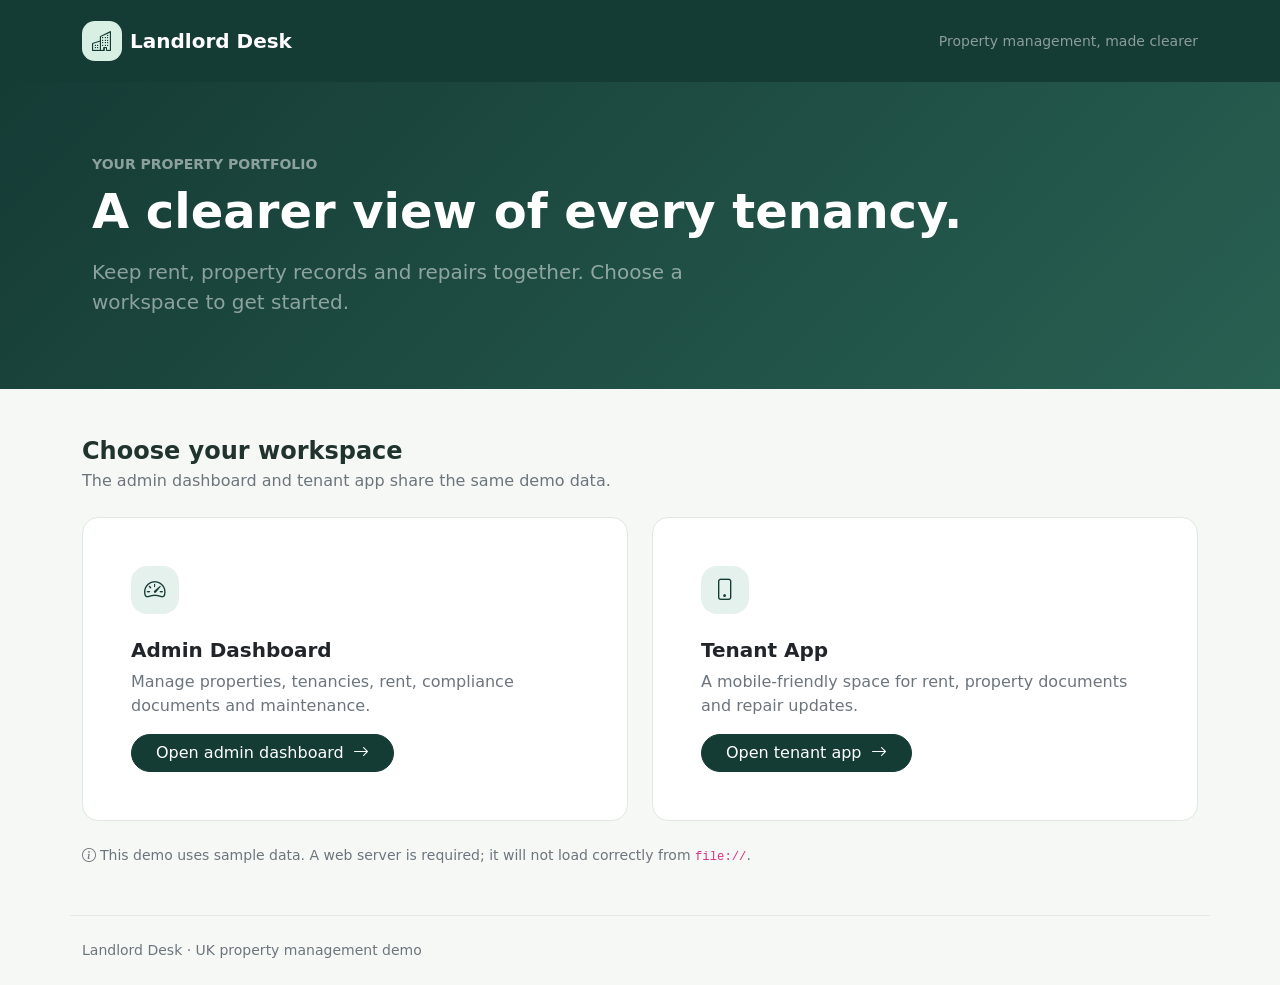
<file: index.html>
<!doctype html>
<html lang="en-GB">
<head>
  <meta charset="utf-8">
  <meta name="viewport" content="width=device-width, initial-scale=1">
  <meta name="theme-color" content="#153b35">
  <meta name="description" content="Landlord Desk keeps property records, rent and repairs organised in one place.">
  <title>Landlord Desk | Property management</title>
  <link href="https://cdn.jsdelivr.net/npm/bootstrap@5.3.3/dist/css/bootstrap.min.css" rel="stylesheet">
  <link rel="stylesheet" href="https://cdn.jsdelivr.net/npm/bootstrap-icons@1.11.3/font/bootstrap-icons.min.css">
  <style>
    :root { color-scheme: light; --forest: #153b35; --mint: #e5f1ec; --ink: #20332e; }
    body { background: #f6f8f5; color: var(--ink); }
    .navbar { background: var(--forest); }
    .hero { background: linear-gradient(135deg, #153b35, #286052); color: #fff; }
    .hero-panel { max-width: 1120px; }
    @media (min-width: 992px) { .py-lg-6 { padding-top: 5rem; padding-bottom: 5rem; } }
    .brand-mark { display: inline-grid; place-items: center; width: 2.5rem; height: 2.5rem; border-radius: .8rem; background: #d8efe3; color: var(--forest); }
    .portal-card { border: 1px solid #e0e8e2; transition: transform .18s ease, box-shadow .18s ease; }
    .portal-card:hover { transform: translateY(-3px); box-shadow: 0 1rem 2rem #173c3214; }
    .portal-icon { display: inline-grid; place-items: center; width: 3rem; height: 3rem; border-radius: 1rem; background: var(--mint); color: var(--forest); font-size: 1.35rem; }
    .btn-forest { --bs-btn-bg: var(--forest); --bs-btn-border-color: var(--forest); --bs-btn-hover-bg: #214f45; --bs-btn-hover-border-color: #214f45; --bs-btn-color: #fff; --bs-btn-hover-color: #fff; }
    footer { border-top: 1px solid #e3e9e4; }
  </style>
</head>
<body>
  <nav class="navbar navbar-dark">
    <div class="container py-2">
      <a class="navbar-brand d-flex align-items-center gap-2 fw-semibold" href="./">
        <span class="brand-mark"><i class="bi bi-buildings"></i></span>
        Landlord Desk
      </a>
      <span class="navbar-text small text-white-50">Property management, made clearer</span>
    </div>
  </nav>

  <main>
    <section class="hero py-5 py-lg-6">
      <div class="container hero-panel py-lg-4">
        <p class="text-uppercase small fw-semibold text-white-50 mb-2">Your property portfolio</p>
        <h1 class="display-5 fw-bold mb-3">A clearer view of every tenancy.</h1>
        <p class="lead text-white-50 mb-0" style="max-width: 42rem">Keep rent, property records and repairs together. Choose a workspace to get started.</p>
      </div>
    </section>

    <section class="container py-5" aria-labelledby="workspace-heading">
      <div class="row align-items-end mb-4">
        <div class="col">
          <h2 id="workspace-heading" class="h4 fw-bold mb-1">Choose your workspace</h2>
          <p class="text-secondary mb-0">The admin dashboard and tenant app share the same demo data.</p>
        </div>
      </div>
      <div class="row g-4">
        <div class="col-md-6">
          <article class="card portal-card h-100 rounded-4">
            <div class="card-body p-4 p-lg-5 d-flex flex-column">
              <span class="portal-icon mb-4" aria-hidden="true"><i class="bi bi-speedometer2"></i></span>
              <h3 class="h5 fw-bold">Admin Dashboard</h3>
              <p class="text-secondary flex-grow-1">Manage properties, tenancies, rent, compliance documents and maintenance.</p>
              <a class="btn btn-forest align-self-start rounded-pill px-4" href="admin/index.html">
                Open admin dashboard <i class="bi bi-arrow-right ms-1" aria-hidden="true"></i>
              </a>
            </div>
          </article>
        </div>
        <div class="col-md-6">
          <article class="card portal-card h-100 rounded-4">
            <div class="card-body p-4 p-lg-5 d-flex flex-column">
              <span class="portal-icon mb-4" aria-hidden="true"><i class="bi bi-phone"></i></span>
              <h3 class="h5 fw-bold">Tenant App</h3>
              <p class="text-secondary flex-grow-1">A mobile-friendly space for rent, property documents and repair updates.</p>
              <a class="btn btn-forest align-self-start rounded-pill px-4" href="tenant/index.html">
                Open tenant app <i class="bi bi-arrow-right ms-1" aria-hidden="true"></i>
              </a>
            </div>
          </article>
        </div>
      </div>
      <p class="small text-secondary mt-4 mb-0"><i class="bi bi-info-circle me-1" aria-hidden="true"></i>This demo uses sample data. A web server is required; it will not load correctly from <code>file://</code>.</p>
    </section>
  </main>

  <footer class="container py-4">
    <p class="small text-secondary mb-0">Landlord Desk <span aria-hidden="true">·</span> UK property management demo</p>
  </footer>
</body>
</html>
</file>
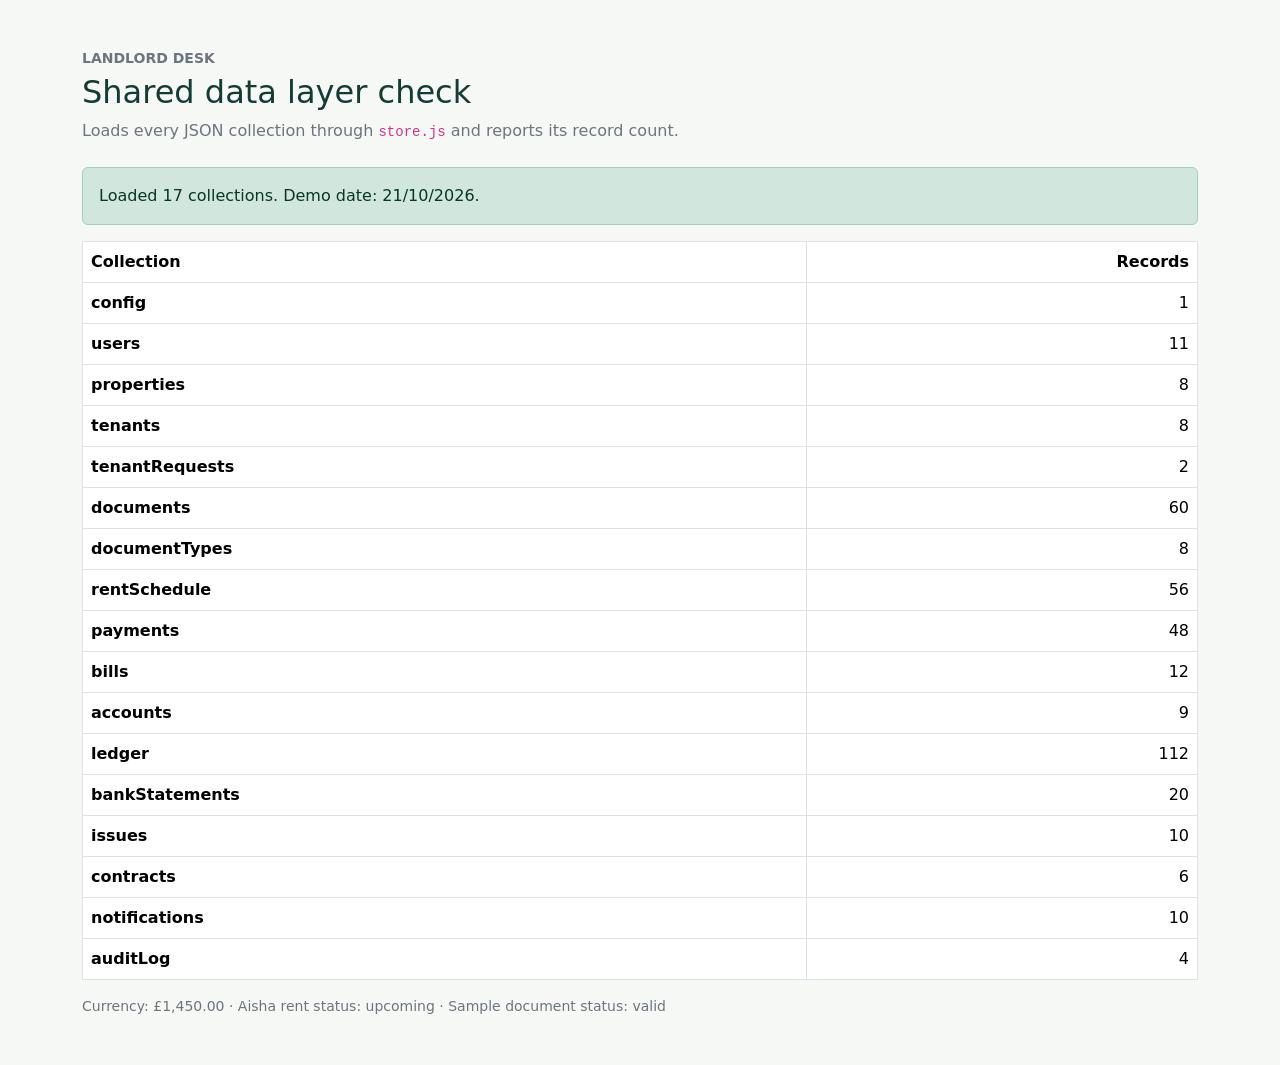
<file: data/test.html>
<!doctype html>
<html lang="en-GB">
<head>
  <meta charset="utf-8">
  <meta name="viewport" content="width=device-width, initial-scale=1">
  <title>Landlord Desk | Data layer check</title>
  <link href="https://cdn.jsdelivr.net/npm/bootstrap@5.3.3/dist/css/bootstrap.min.css" rel="stylesheet">
  <style>
    body { background: #f6f8f5; color: #20332e; }
    .brand { color: #153b35; }
    .status { min-height: 1.5rem; }
    .table { --bs-table-bg: #fff; }
  </style>
</head>
<body>
  <main class="container py-5">
    <div class="mb-4">
      <p class="small text-uppercase text-secondary fw-semibold mb-1">Landlord Desk</p>
      <h1 class="h2 brand">Shared data layer check</h1>
      <p class="text-secondary mb-0">Loads every JSON collection through <code>store.js</code> and reports its record count.</p>
    </div>
    <div id="result" class="status alert alert-info" role="status" aria-live="polite">Loading demo data…</div>
    <div class="table-responsive">
      <table class="table table-bordered align-middle">
        <thead>
          <tr><th scope="col">Collection</th><th scope="col" class="text-end">Records</th></tr>
        </thead>
        <tbody id="counts"></tbody>
      </table>
    </div>
    <p id="sample" class="small text-secondary mb-0"></p>
  </main>
  <script type="module">
    import { COLLECTIONS, loadAll } from './store.js';
    import { formatCurrency } from './helpers/currency.js';
    import { formatDate } from './helpers/date.js';
    import { getDocumentStatus, getRentStatus } from './helpers/status.js';

    const result = document.querySelector('#result');
    const counts = document.querySelector('#counts');
    const sample = document.querySelector('#sample');

    try {
      const data = await loadAll();
      counts.innerHTML = COLLECTIONS.map((collection) => {
        const value = data[collection];
        const count = Array.isArray(value) ? value.length : 1;
        return `<tr><th scope="row">${collection}</th><td class="text-end">${count}</td></tr>`;
      }).join('');

      const config = data.config;
      const firstRent = data.rentSchedule.find((item) =>
        item.tenantId === 't1' && item.dueDate.startsWith(config.demoToday.slice(0, 7))
      );
      const firstDocument = data.documents.find((item) => item.expiryDate);
      result.className = 'status alert alert-success';
      result.textContent = `Loaded ${COLLECTIONS.length} collections. Demo date: ${formatDate(config.demoToday)}.`;
      sample.textContent = `Currency: ${formatCurrency(data.properties[0].monthlyRent, config)} · ` +
        `Aisha rent status: ${getRentStatus(firstRent, config)} · ` +
        `Sample document status: ${getDocumentStatus(firstDocument, config)}`;
    } catch (error) {
      result.className = 'status alert alert-danger';
      result.textContent = `Data layer check failed: ${error.message}`;
      console.error(error);
    }
  </script>
</body>
</html>
</file>
